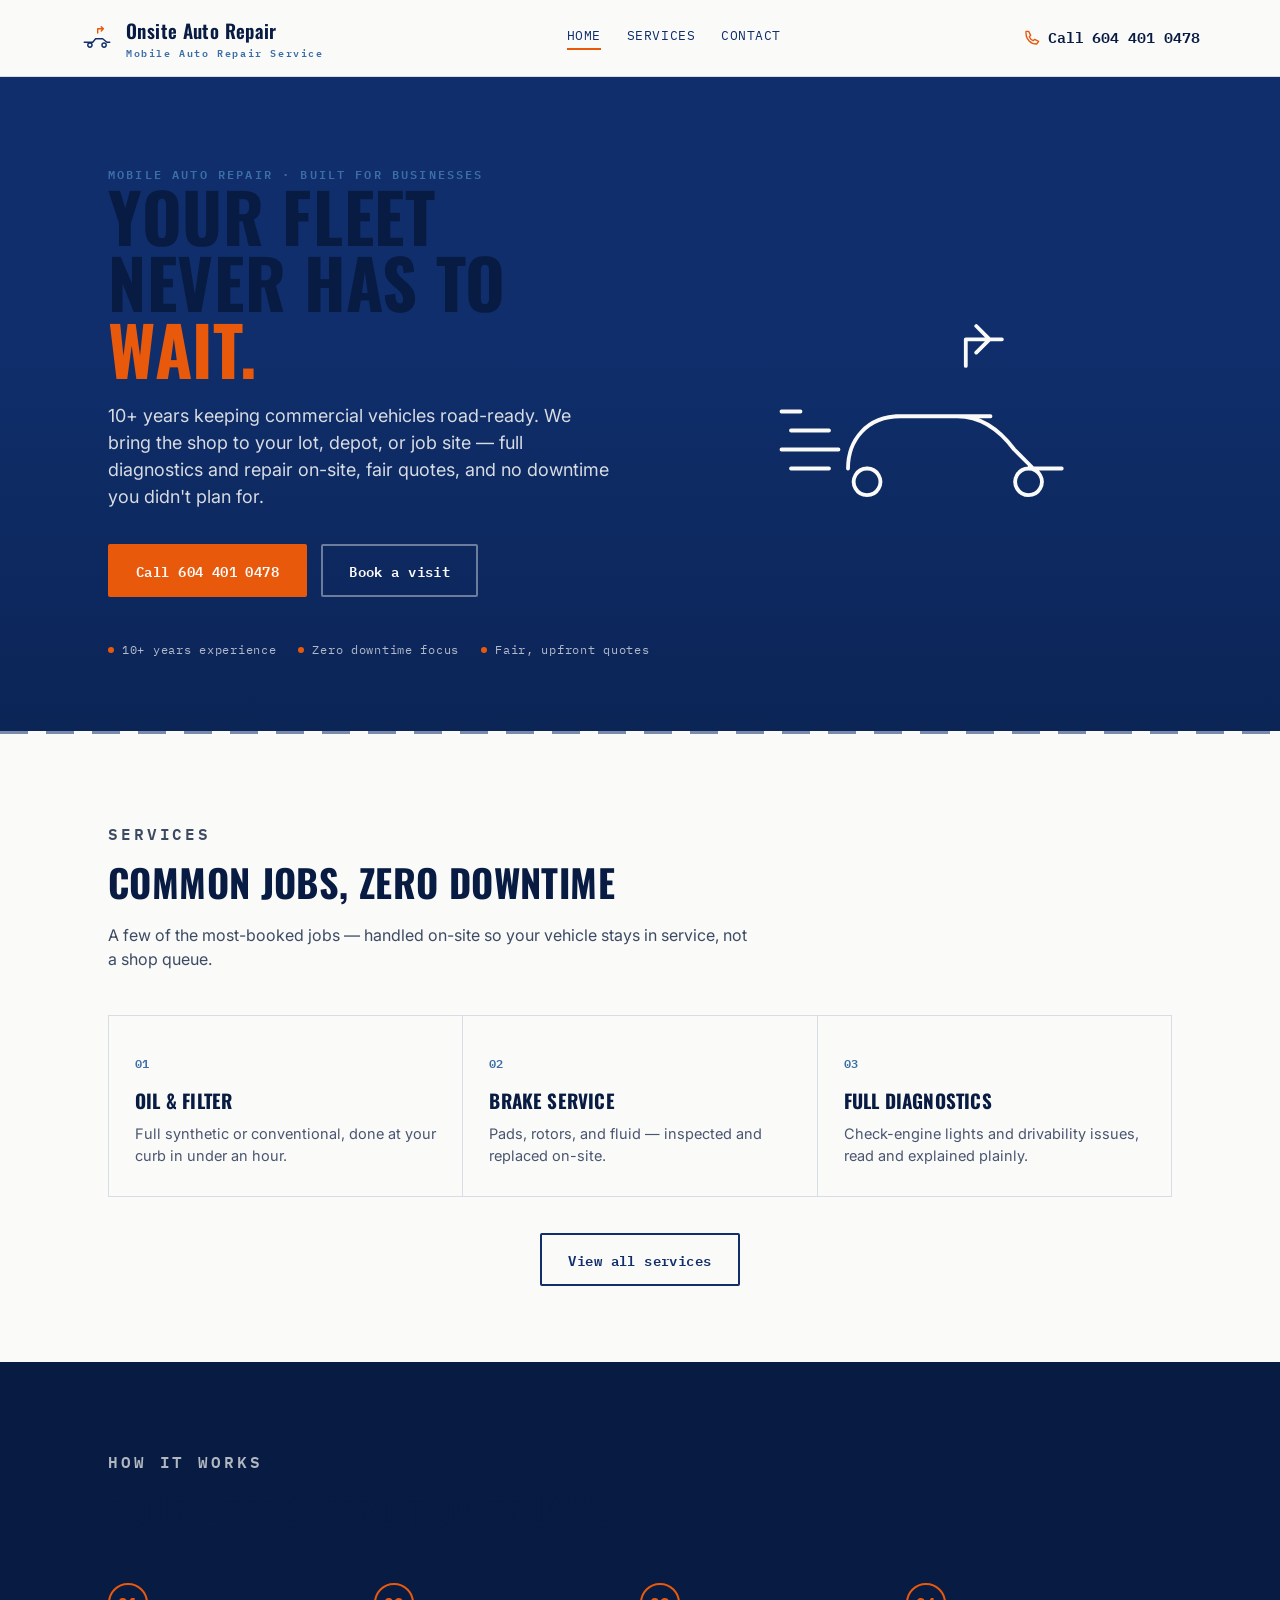
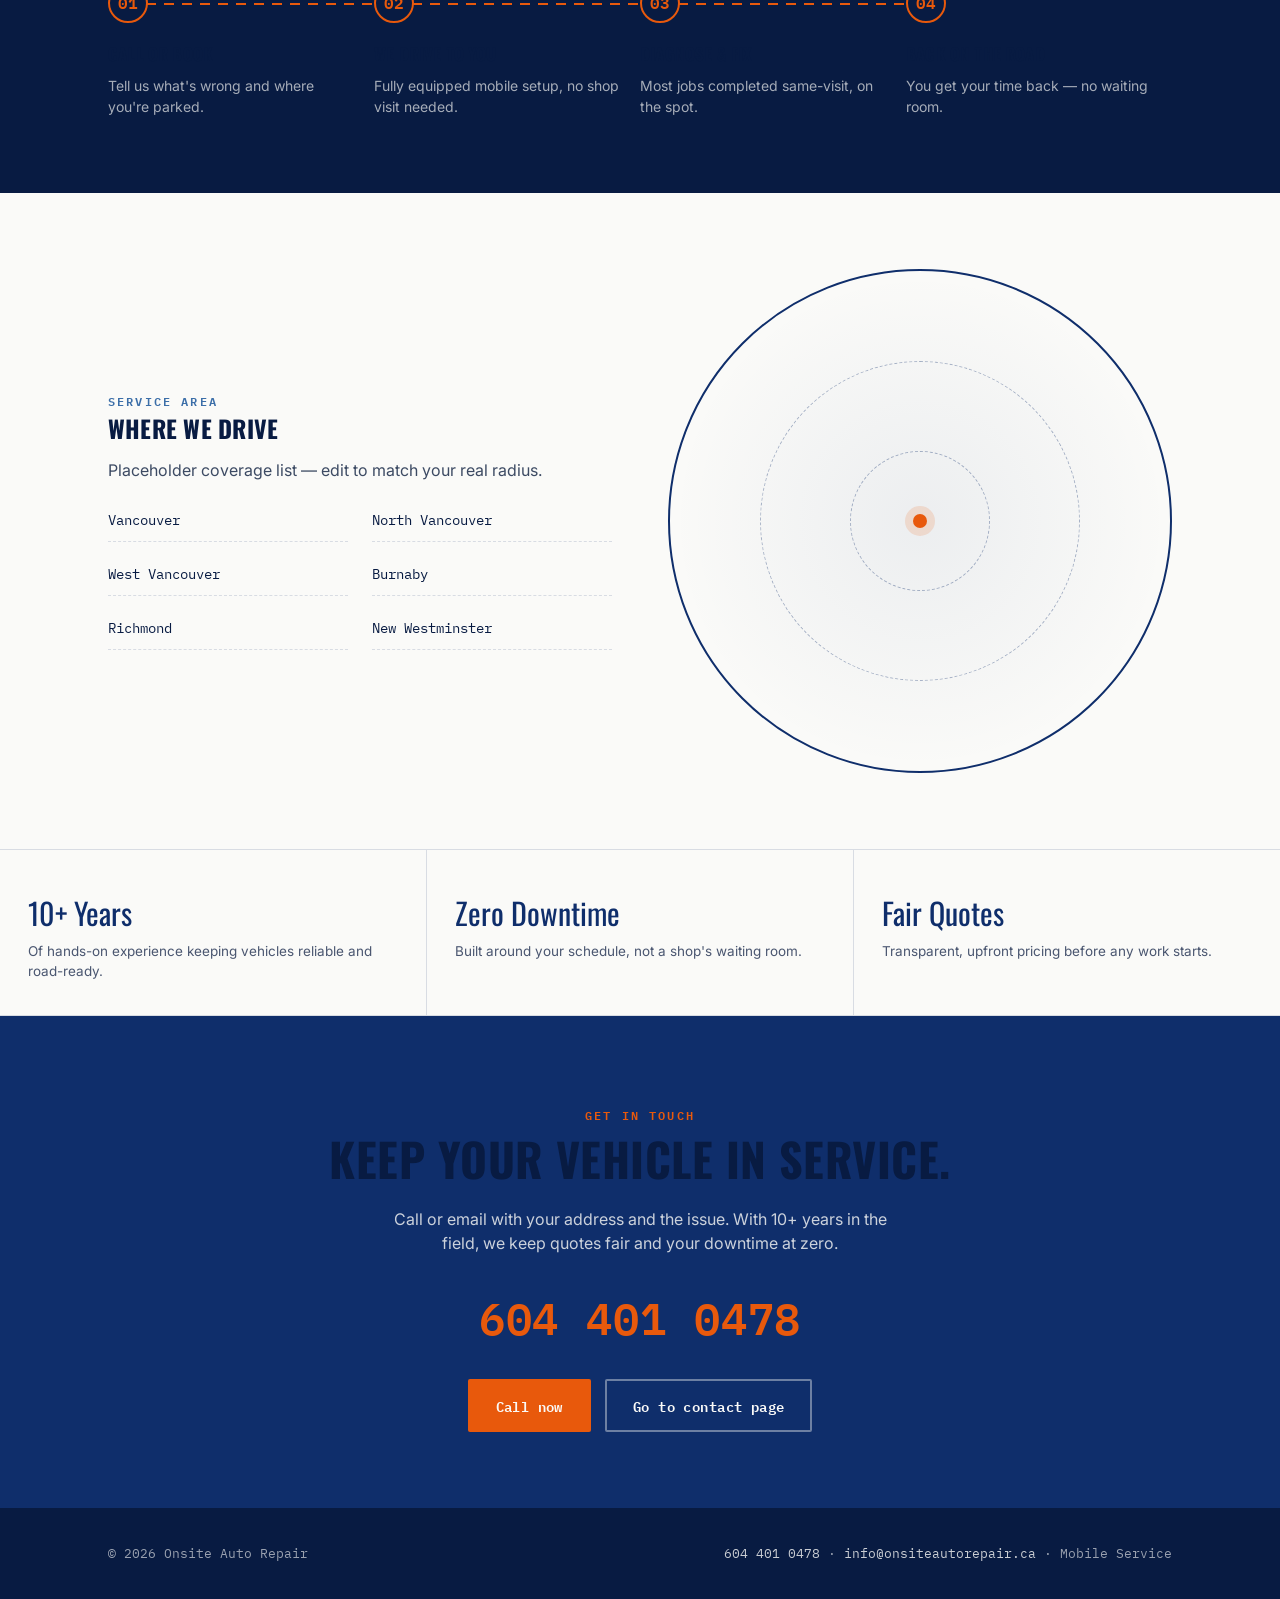
<file: index.html>
<!DOCTYPE html>
<html lang="en">
<head>
<meta charset="UTF-8">
<meta name="viewport" content="width=device-width, initial-scale=1.0">
<title>Onsite Auto Repair — Mobile Mechanic, We Come To You</title>
<link rel="preconnect" href="https://fonts.googleapis.com">
<link rel="preconnect" href="https://fonts.gstatic.com" crossorigin>
<link href="https://fonts.googleapis.com/css2?family=Oswald:wght@500;600;700&family=Inter:wght@400;500;600&family=IBM+Plex+Mono:wght@500;600&display=swap" rel="stylesheet">
<link rel="stylesheet" href="styles.css">
</head>
<body>

<header>
  <div class="wrap nav">
    <div class="brand">
      <svg viewBox="0 0 48 48" fill="none" xmlns="http://www.w3.org/2000/svg" aria-hidden="true">
        <path d="M6 30h12l4-5h10l6 5h4" stroke="#0F2E6B" stroke-width="2" stroke-linecap="round" stroke-linejoin="round"/>
        <circle cx="14" cy="34" r="3" stroke="#0F2E6B" stroke-width="2"/>
        <circle cx="34" cy="34" r="3" stroke="#0F2E6B" stroke-width="2"/>
        <path d="M30 8l3 3-3 3M33 11h-8v6" stroke="#E8590C" stroke-width="2" stroke-linecap="round" stroke-linejoin="round"/>
      </svg>
      <div class="brand-text">Onsite Auto Repair<span>Mobile Auto Repair Service</span></div>
    </div>
    <nav class="nav-links" aria-label="Primary">
      <a href="index.html" aria-current="page">Home</a>
      <a href="services.html">Services</a>
      <a href="contact.html">Contact</a>
    </nav>
    <a class="nav-phone" href="tel:6044010478" aria-label="Call 604 401 0478">
      <svg viewBox="0 0 24 24" fill="none" stroke-width="2" stroke-linecap="round" stroke-linejoin="round"><path d="M3 5c0 9 7 16 16 16l3-4-6-3-2 2c-3-1-5-3-6-6l2-2-3-6-4 0z"/></svg>
      <span>Call</span> 604 401 0478
    </a>
  </div>
</header>

<section class="hero">
  <div class="wrap hero-grid">
    <div>
      <p class="eyebrow">Mobile Auto Repair · Built for Businesses</p>
      <h1>Your fleet<br>never has to<br><span class="accent">wait.</span></h1>
      <p class="sub">10+ years keeping commercial vehicles road-ready. We bring the shop to your lot, depot, or job site — full diagnostics and repair on-site, fair quotes, and no downtime you didn't plan for.</p>
      <div class="hero-ctas">
        <a class="btn btn-primary" href="tel:6044010478">Call 604 401 0478</a>
        <a class="btn btn-ghost" href="contact.html">Book a visit</a>
      </div>
      <div class="hero-tags">
        <div class="hero-tag"><span class="dot"></span>10+ years experience</div>
        <div class="hero-tag"><span class="dot"></span>Zero downtime focus</div>
        <div class="hero-tag"><span class="dot"></span>Fair, upfront quotes</div>
      </div>
    </div>
    <div class="hero-art">
      <svg viewBox="0 0 400 300" fill="none" xmlns="http://www.w3.org/2000/svg" aria-label="Line illustration of a car being serviced with a wrench">
        <path class="draw-path" d="M40 210h40M30 190h60M40 170h40M30 150h20
          M100 210c0-30 20-55 55-55h60c25 0 45 15 60 35l20 20h30
          M120 210a14 14 0 1 0 0.1 0M290 210a14 14 0 1 0 0.1 0
          M150 155h100
          M235 60l14 14-14 14M262 74h-38v28"
          stroke="#FAFAF8" stroke-width="4" stroke-linecap="round" stroke-linejoin="round"/>
      </svg>
    </div>
  </div>
</section>
<div class="road-divider"></div>

<section id="services">
  <div class="wrap">
    <div class="section-head">
      <p class="eyebrow">Services</p>
      <h2>Common jobs, zero downtime</h2>
      <p>A few of the most-booked jobs — handled on-site so your vehicle stays in service, not a shop queue.</p>
    </div>
  </div>
  <div class="wrap">
    <div class="services-grid">
      <div class="service-card"><p class="num">01</p><h3>Oil &amp; Filter</h3><p>Full synthetic or conventional, done at your curb in under an hour.</p></div>
      <div class="service-card"><p class="num">02</p><h3>Brake Service</h3><p>Pads, rotors, and fluid — inspected and replaced on-site.</p></div>
      <div class="service-card"><p class="num">03</p><h3>Full Diagnostics</h3><p>Check-engine lights and drivability issues, read and explained plainly.</p></div>
    </div>
    <div style="text-align:center;margin-top:36px;">
      <a class="btn btn-ghost dark" href="services.html">View all services</a>
    </div>
  </div>
</section>

<section class="how">
  <div class="wrap">
    <div class="section-head">
      <p class="eyebrow">How it works</p>
      <h2>Four steps, zero tow trucks</h2>
    </div>
    <div class="steps">
      <div class="step"><div class="step-marker">01</div><h3>Call or book</h3><p>Tell us what's wrong and where you're parked.</p></div>
      <div class="step"><div class="step-marker">02</div><h3>We drive to you</h3><p>Fully equipped mobile setup, no shop visit needed.</p></div>
      <div class="step"><div class="step-marker">03</div><h3>Diagnose &amp; fix</h3><p>Most jobs completed same-visit, on the spot.</p></div>
      <div class="step"><div class="step-marker">04</div><h3>Back on the road</h3><p>You get your time back — no waiting room.</p></div>
    </div>
  </div>
</section>

<section id="area">
  <div class="wrap area-grid">
    <div>
      <p class="eyebrow">Service Area</p>
      <h2>Where we drive</h2>
      <p style="color:#3c4a63;margin-top:12px;">Placeholder coverage list — edit to match your real radius.</p>
      <ul class="area-list">
        <li>Vancouver</li><li>North Vancouver</li>
        <li>West Vancouver</li><li>Burnaby</li>
        <li>Richmond</li><li>New Westminster</li>
      </ul>
    </div>
    <div class="area-visual">
      <div class="ring r1"></div>
      <div class="ring r2"></div>
      <div class="center"></div>
    </div>
  </div>
</section>

<div class="trust">
  <div class="trust-item"><p class="fig">10+ Years</p><p>Of hands-on experience keeping vehicles reliable and road-ready.</p></div>
  <div class="trust-item"><p class="fig">Zero Downtime</p><p>Built around your schedule, not a shop's waiting room.</p></div>
  <div class="trust-item"><p class="fig">Fair Quotes</p><p>Transparent, upfront pricing before any work starts.</p></div>
</div>

<section class="cta" id="contact">
  <div class="wrap">
    <p class="eyebrow" style="color:var(--signal);">Get in touch</p>
    <h2>Keep your vehicle in service.</h2>
    <p>Call or email with your address and the issue. With 10+ years in the field, we keep quotes fair and your downtime at zero.</p>
    <a class="cta-phone" href="tel:6044010478">604 401 0478</a>
    <div class="cta-buttons">
      <a class="btn btn-primary" href="tel:6044010478">Call now</a>
      <a class="btn btn-ghost" href="contact.html">Go to contact page</a>
    </div>
  </div>
</section>

<footer>
  <div class="wrap footer-row">
    <span>© 2026 Onsite Auto Repair</span>
    <span><a href="tel:6044010478">604 401 0478</a> · <a href="mailto:info@onsiteautorepair.ca">info@onsiteautorepair.ca</a> · Mobile Service</span>
  </div>
</footer>

</body>
</html>
</file>
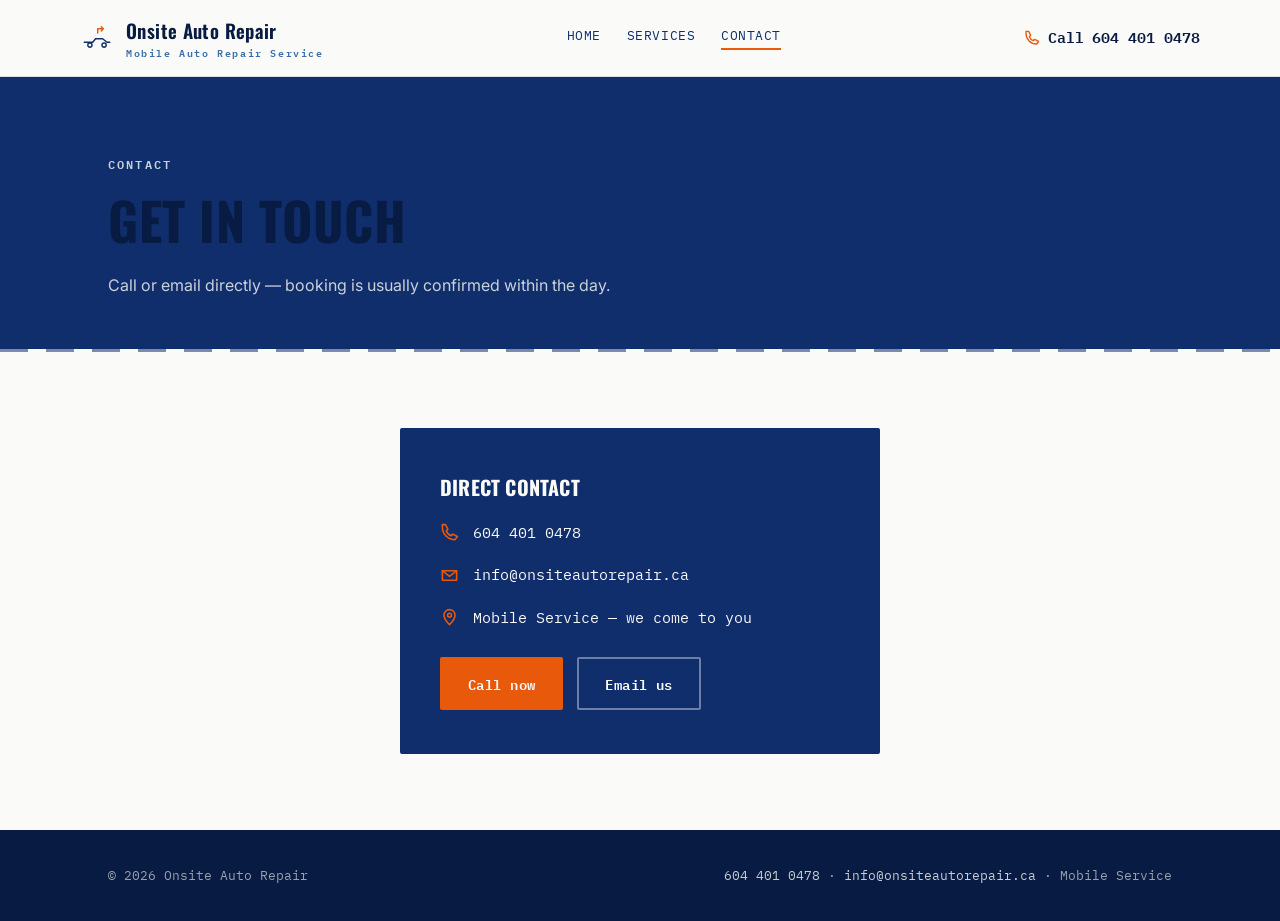
<file: contact.html>
<!DOCTYPE html>
<html lang="en">
<head>
<meta charset="UTF-8">
<meta name="viewport" content="width=device-width, initial-scale=1.0">
<title>Contact — Onsite Auto Repair</title>
<link rel="preconnect" href="https://fonts.googleapis.com">
<link rel="preconnect" href="https://fonts.gstatic.com" crossorigin>
<link href="https://fonts.googleapis.com/css2?family=Oswald:wght@500;600;700&family=Inter:wght@400;500;600&family=IBM+Plex+Mono:wght@500;600&display=swap" rel="stylesheet">
<link rel="stylesheet" href="styles.css">
</head>
<body>

<header>
  <div class="wrap nav">
    <div class="brand">
      <svg viewBox="0 0 48 48" fill="none" xmlns="http://www.w3.org/2000/svg" aria-hidden="true">
        <path d="M6 30h12l4-5h10l6 5h4" stroke="#0F2E6B" stroke-width="2" stroke-linecap="round" stroke-linejoin="round"/>
        <circle cx="14" cy="34" r="3" stroke="#0F2E6B" stroke-width="2"/>
        <circle cx="34" cy="34" r="3" stroke="#0F2E6B" stroke-width="2"/>
        <path d="M30 8l3 3-3 3M33 11h-8v6" stroke="#E8590C" stroke-width="2" stroke-linecap="round" stroke-linejoin="round"/>
      </svg>
      <div class="brand-text">Onsite Auto Repair<span>Mobile Auto Repair Service</span></div>
    </div>
    <nav class="nav-links" aria-label="Primary">
      <a href="index.html">Home</a>
      <a href="services.html">Services</a>
      <a href="contact.html" aria-current="page">Contact</a>
    </nav>
    <a class="nav-phone" href="tel:6044010478" aria-label="Call 604 401 0478">
      <svg viewBox="0 0 24 24" fill="none" stroke-width="2" stroke-linecap="round" stroke-linejoin="round"><path d="M3 5c0 9 7 16 16 16l3-4-6-3-2 2c-3-1-5-3-6-6l2-2-3-6-4 0z"/></svg>
      <span>Call</span> 604 401 0478
    </a>
  </div>
</header>

<section class="page-hero">
  <div class="wrap">
    <p class="eyebrow">Contact</p>
    <h1>Get in touch</h1>
    <p>Call or email directly — booking is usually confirmed within the day.</p>
  </div>
</section>
<div class="road-divider"></div>

<section>
  <div class="wrap">
    <div class="contact-info-card">
      <h3>Direct contact</h3>
      <div class="contact-line">
        <svg viewBox="0 0 24 24" fill="none" stroke-width="2" stroke-linecap="round" stroke-linejoin="round"><path d="M3 5c0 9 7 16 16 16l3-4-6-3-2 2c-3-1-5-3-6-6l2-2-3-6-4 0z"/></svg>
        <a href="tel:6044010478">604 401 0478</a>
      </div>
      <div class="contact-line">
        <svg viewBox="0 0 24 24" fill="none" stroke-width="2" stroke-linecap="round" stroke-linejoin="round"><path d="M3 6h18v12H3z"/><path d="M3 6l9 7 9-7"/></svg>
        <a href="mailto:info@onsiteautorepair.ca">info@onsiteautorepair.ca</a>
      </div>
      <div class="contact-line">
        <svg viewBox="0 0 24 24" fill="none" stroke-width="2" stroke-linecap="round" stroke-linejoin="round"><path d="M12 21s7-7.2 7-12a7 7 0 1 0-14 0c0 4.8 7 12 7 12Z"/><circle cx="12" cy="9" r="2.4"/></svg>
        <span>Mobile Service — we come to you</span>
      </div>
      <div class="cta-buttons" style="justify-content:flex-start;margin-top:28px;">
        <a class="btn btn-primary" href="tel:6044010478">Call now</a>
        <a class="btn btn-ghost" href="mailto:info@onsiteautorepair.ca">Email us</a>
      </div>
    </div>
  </div>
</section>

<footer>
  <div class="wrap footer-row">
    <span>© 2026 Onsite Auto Repair</span>
    <span><a href="tel:6044010478">604 401 0478</a> · <a href="mailto:info@onsiteautorepair.ca">info@onsiteautorepair.ca</a> · Mobile Service</span>
  </div>
</footer>

</body>
</html>
</file>
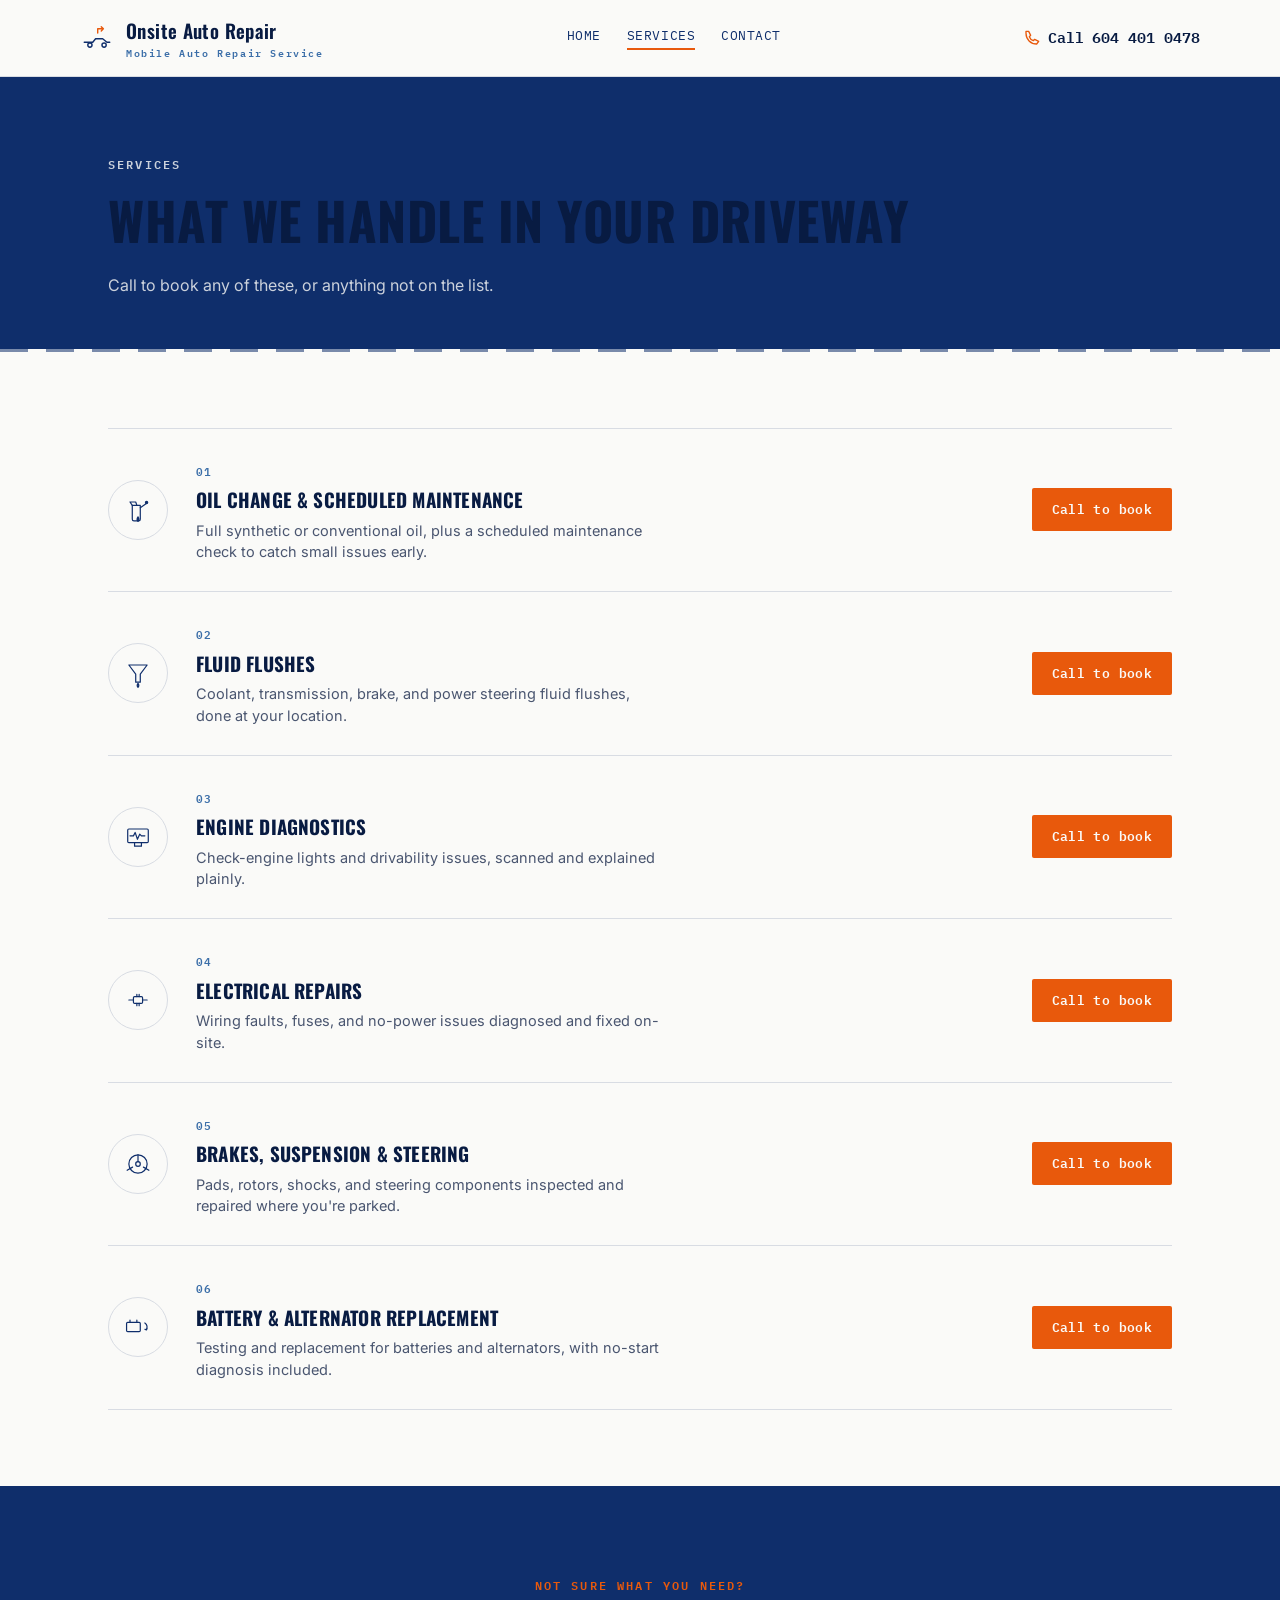
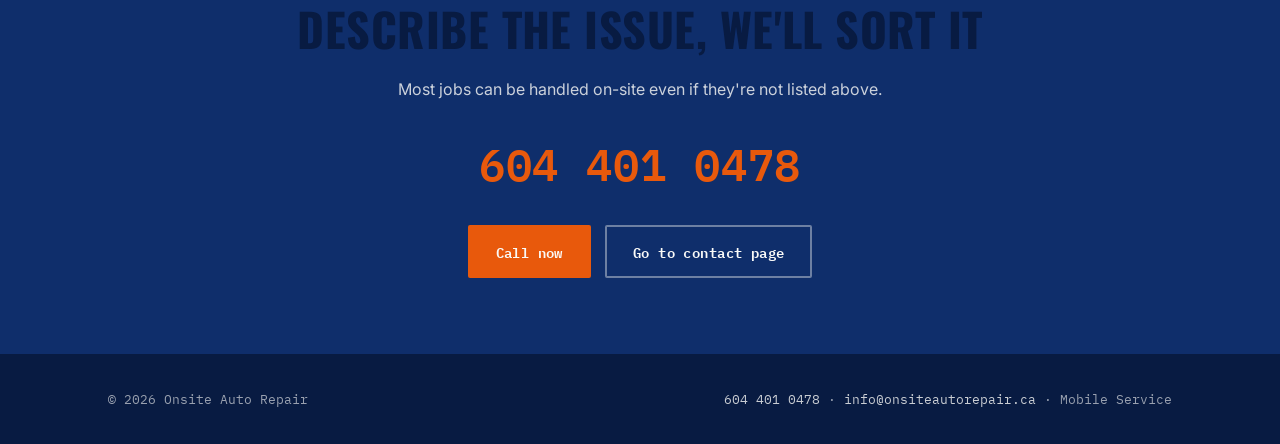
<file: services.html>
<!DOCTYPE html>
<html lang="en">
<head>
<meta charset="UTF-8">
<meta name="viewport" content="width=device-width, initial-scale=1.0">
<title>Services — Onsite Auto Repair</title>
<link rel="preconnect" href="https://fonts.googleapis.com">
<link rel="preconnect" href="https://fonts.gstatic.com" crossorigin>
<link href="https://fonts.googleapis.com/css2?family=Oswald:wght@500;600;700&family=Inter:wght@400;500;600&family=IBM+Plex+Mono:wght@500;600&display=swap" rel="stylesheet">
<link rel="stylesheet" href="styles.css">
</head>
<body>

<header>
  <div class="wrap nav">
    <div class="brand">
      <svg viewBox="0 0 48 48" fill="none" xmlns="http://www.w3.org/2000/svg" aria-hidden="true">
        <path d="M6 30h12l4-5h10l6 5h4" stroke="#0F2E6B" stroke-width="2" stroke-linecap="round" stroke-linejoin="round"/>
        <circle cx="14" cy="34" r="3" stroke="#0F2E6B" stroke-width="2"/>
        <circle cx="34" cy="34" r="3" stroke="#0F2E6B" stroke-width="2"/>
        <path d="M30 8l3 3-3 3M33 11h-8v6" stroke="#E8590C" stroke-width="2" stroke-linecap="round" stroke-linejoin="round"/>
      </svg>
      <div class="brand-text">Onsite Auto Repair<span>Mobile Auto Repair Service</span></div>
    </div>
    <nav class="nav-links" aria-label="Primary">
      <a href="index.html">Home</a>
      <a href="services.html" aria-current="page">Services</a>
      <a href="contact.html">Contact</a>
    </nav>
    <a class="nav-phone" href="tel:6044010478" aria-label="Call 604 401 0478">
      <svg viewBox="0 0 24 24" fill="none" stroke-width="2" stroke-linecap="round" stroke-linejoin="round"><path d="M3 5c0 9 7 16 16 16l3-4-6-3-2 2c-3-1-5-3-6-6l2-2-3-6-4 0z"/></svg>
      <span>Call</span> 604 401 0478
    </a>
  </div>
</header>

<section class="page-hero">
  <div class="wrap">
    <p class="eyebrow">Services</p>
    <h1>What we handle in your driveway</h1>
    <p>Call to book any of these, or anything not on the list.</p>
  </div>
</section>
<div class="road-divider"></div>

<section>
  <div class="wrap">
    <div class="services-list">

      <div class="service-row">
        <div class="service-icon" aria-hidden="true">
          <svg viewBox="0 0 56 56"><path d="M18 20h14v24a3 3 0 0 1-3 3H21a3 3 0 0 1-3-3V20Z"/><path d="M18 20l-4-6h10l2 6"/><path d="M32 24l10-7"/><circle cx="43" cy="15" r="2" fill="#0F2E6B"/><path d="M28 40c2 3 2 6 0 8c-2-2-2-5 0-8Z"/></svg>
        </div>
        <div class="service-body">
          <p class="num">01</p>
          <h3>Oil Change &amp; Scheduled Maintenance</h3>
          <p>Full synthetic or conventional oil, plus a scheduled maintenance check to catch small issues early.</p>
        </div>
        <div class="service-actions">
          <a class="btn btn-primary btn-sm book-btn" href="tel:6044010478">Call to book</a>
        </div>
      </div>

      <div class="service-row">
        <div class="service-icon" aria-hidden="true">
          <svg viewBox="0 0 56 56"><path d="M12 14h32l-12 16v14h-8V30L12 14Z"/><path d="M28 46c2 3 2 5 0 7c-2-2-2-4 0-7Z"/></svg>
        </div>
        <div class="service-body">
          <p class="num">02</p>
          <h3>Fluid Flushes</h3>
          <p>Coolant, transmission, brake, and power steering fluid flushes, done at your location.</p>
        </div>
        <div class="service-actions">
          <a class="btn btn-primary btn-sm book-btn" href="tel:6044010478">Call to book</a>
        </div>
      </div>

      <div class="service-row">
        <div class="service-icon" aria-hidden="true">
          <svg viewBox="0 0 56 56"><rect x="10" y="14" width="36" height="24" rx="2"/><path d="M14 26h6l3-6 4 12 4-9 3 3h6"/><path d="M22 38v6h12v-6"/></svg>
        </div>
        <div class="service-body">
          <p class="num">03</p>
          <h3>Engine Diagnostics</h3>
          <p>Check-engine lights and drivability issues, scanned and explained plainly.</p>
        </div>
        <div class="service-actions">
          <a class="btn btn-primary btn-sm book-btn" href="tel:6044010478">Call to book</a>
        </div>
      </div>

      <div class="service-row">
        <div class="service-icon" aria-hidden="true">
          <svg viewBox="0 0 56 56"><rect x="20" y="22" width="16" height="12" rx="2"/><path d="M12 28h8M36 28h8"/><path d="M26 22v-4M30 22v-4"/><path d="M26 34v4M30 34v4"/></svg>
        </div>
        <div class="service-body">
          <p class="num">04</p>
          <h3>Electrical Repairs</h3>
          <p>Wiring faults, fuses, and no-power issues diagnosed and fixed on-site.</p>
        </div>
        <div class="service-actions">
          <a class="btn btn-primary btn-sm book-btn" href="tel:6044010478">Call to book</a>
        </div>
      </div>

      <div class="service-row">
        <div class="service-icon" aria-hidden="true">
          <svg viewBox="0 0 56 56"><circle cx="28" cy="28" r="16"/><circle cx="28" cy="28" r="4"/><path d="M28 24V12M18.5 33.5 9 39M37.5 33.5 47 39"/></svg>
        </div>
        <div class="service-body">
          <p class="num">05</p>
          <h3>Brakes, Suspension &amp; Steering</h3>
          <p>Pads, rotors, shocks, and steering components inspected and repaired where you're parked.</p>
        </div>
        <div class="service-actions">
          <a class="btn btn-primary btn-sm book-btn" href="tel:6044010478">Call to book</a>
        </div>
      </div>

      <div class="service-row">
        <div class="service-icon" aria-hidden="true">
          <svg viewBox="0 0 56 56"><rect x="8" y="20" width="24" height="16" rx="2"/><path d="M14 20v-4M26 20v-4"/><path d="M40 21a8 8 0 0 1 2 12M44 30l-1 3-3-1"/></svg>
        </div>
        <div class="service-body">
          <p class="num">06</p>
          <h3>Battery &amp; Alternator Replacement</h3>
          <p>Testing and replacement for batteries and alternators, with no-start diagnosis included.</p>
        </div>
        <div class="service-actions">
          <a class="btn btn-primary btn-sm book-btn" href="tel:6044010478">Call to book</a>
        </div>
      </div>

    </div>
  </div>
</section>

<section class="cta">
  <div class="wrap">
    <p class="eyebrow" style="color:var(--signal);">Not sure what you need?</p>
    <h2>Describe the issue, we'll sort it</h2>
    <p>Most jobs can be handled on-site even if they're not listed above.</p>
    <a class="cta-phone" href="tel:6044010478">604 401 0478</a>
    <div class="cta-buttons">
      <a class="btn btn-primary" href="tel:6044010478">Call now</a>
      <a class="btn btn-ghost" href="contact.html">Go to contact page</a>
    </div>
  </div>
</section>

<footer>
  <div class="wrap footer-row">
    <span>© 2026 Onsite Auto Repair</span>
    <span><a href="tel:6044010478">604 401 0478</a> · <a href="mailto:info@onsiteautorepair.ca">info@onsiteautorepair.ca</a> · Mobile Service</span>
  </div>
</footer>

</body>
</html>
</file>
<file: styles.css>
:root{
  --navy-900:#081B42;
  --navy-700:#0F2E6B;
  --blue-500:#3B6EA8;
  --signal:#E8590C;
  --paper:#FAFAF8;
  --line:#D8DCE3;
  --font-display:'Oswald', sans-serif;
  --font-body:'Inter', sans-serif;
  --font-mono:'IBM Plex Mono', monospace;
}

*{margin:0;padding:0;box-sizing:border-box;}
html{scroll-behavior:smooth;}
body{
  font-family:var(--font-body);
  background:var(--paper);
  color:var(--navy-900);
  line-height:1.5;
  -webkit-font-smoothing:antialiased;
}
@media (prefers-reduced-motion: reduce){
  html{scroll-behavior:auto;}
  *{animation-duration:0.01ms !important; animation-iteration-count:1 !important; transition-duration:0.01ms !important;}
}

a{color:inherit;text-decoration:none;}
img,svg{display:block;max-width:100%;}
.wrap{max-width:1120px;margin:0 auto;padding:0 28px;}
.eyebrow{
  font-family:var(--font-mono);
  font-size:12px;
  letter-spacing:0.18em;
  text-transform:uppercase;
  color:var(--blue-500);
  font-weight:600;
}
h1,h2,h3{font-family:var(--font-display);text-transform:uppercase;color:var(--navy-900);letter-spacing:0.01em;}
.btn{
  display:inline-flex;align-items:center;gap:10px;
  font-family:var(--font-mono);font-weight:600;font-size:14px;letter-spacing:0.03em;
  padding:14px 26px;border-radius:2px;border:2px solid transparent;
  transition:transform .15s ease, box-shadow .15s ease;
  cursor:pointer;
}
.btn:focus-visible, a:focus-visible, button:focus-visible{
  outline:3px solid var(--signal); outline-offset:3px;
}
.btn-primary{background:var(--signal);color:var(--paper);}
.btn-primary:hover{transform:translateY(-2px);box-shadow:0 8px 20px rgba(232,89,12,.35);}
.btn-ghost{background:transparent;border-color:rgba(250,250,248,.4);color:var(--paper);}
.btn-ghost:hover{border-color:var(--paper);}
.btn-ghost.dark{border-color:var(--navy-700);color:var(--navy-700);}
.btn-ghost.dark:hover{background:var(--navy-700);color:var(--paper);}
.btn-sm{padding:10px 18px;font-size:12.5px;}

/* road-lane divider — signature structural device */
.road-divider{
  height:3px;width:100%;
  background-image:repeating-linear-gradient(90deg, var(--navy-700) 0 28px, transparent 28px 46px);
  opacity:.55;
}
.road-divider.light{background-image:repeating-linear-gradient(90deg, var(--paper) 0 28px, transparent 28px 46px); opacity:.35;}

/* header */
header{
  position:sticky;top:0;z-index:50;
  background:rgba(250,250,248,.92);backdrop-filter:blur(8px);
  border-bottom:1px solid var(--line);
}
.nav{display:flex;align-items:center;justify-content:space-between;padding:16px 0;gap:20px;flex-wrap:wrap;}
.brand{display:flex;align-items:center;gap:12px;}
.brand svg{width:34px;height:34px;}
.brand-text{font-family:var(--font-display);font-weight:600;font-size:19px;letter-spacing:0.02em;color:var(--navy-900);}
.brand-text span{display:block;font-family:var(--font-mono);font-size:10px;letter-spacing:0.16em;color:var(--blue-500);font-weight:600;}
.nav-links{display:flex;align-items:center;gap:26px;}
.nav-links a{
  font-family:var(--font-mono);font-size:13px;letter-spacing:.04em;text-transform:uppercase;
  color:var(--navy-700);padding-bottom:3px;border-bottom:2px solid transparent;
}
.nav-links a:hover, .nav-links a[aria-current="page"]{border-bottom-color:var(--signal);}
.nav-phone{
  font-family:var(--font-mono);font-weight:600;font-size:15px;color:var(--navy-900);
  display:flex;align-items:center;gap:8px;
}
.nav-phone svg{width:16px;height:16px;stroke:var(--signal);}

/* hero */
.hero{
  background:var(--navy-700);
  color:var(--paper);
  padding:88px 0 72px;
  position:relative;
  overflow:hidden;
}
.hero::after{
  content:"";position:absolute;inset:0;
  background-image:linear-gradient(180deg, rgba(8,27,66,0) 40%, var(--navy-900) 100%);
  opacity:.5;pointer-events:none;
}
.hero-grid{display:grid;grid-template-columns:1.1fr 0.9fr;gap:48px;align-items:center;position:relative;z-index:1;}
.hero h1{font-size:clamp(40px,6vw,68px);line-height:0.98;font-weight:700;}
.hero h1 .accent{color:var(--signal);}
.hero p.sub{
  font-size:18px;max-width:46ch;margin-top:20px;color:rgba(250,250,248,.85);
}
.hero-ctas{display:flex;gap:14px;margin-top:34px;flex-wrap:wrap;}
.hero-tags{display:flex;gap:22px;margin-top:44px;flex-wrap:wrap;}
.hero-tag{font-family:var(--font-mono);font-size:12px;letter-spacing:.06em;color:rgba(250,250,248,.7);display:flex;align-items:center;gap:8px;}
.hero-tag .dot{width:6px;height:6px;background:var(--signal);border-radius:50%;}

.hero-art{display:flex;justify-content:center;align-items:center;}
.hero-art svg{width:100%;max-width:380px;}
.draw-path{
  stroke-dasharray:900;
  stroke-dashoffset:900;
  animation:draw 2.1s ease forwards .25s;
}
@keyframes draw{to{stroke-dashoffset:0;}}
@media (prefers-reduced-motion: reduce){
  .draw-path{stroke-dashoffset:0;animation:none;}
}

/* short hero used on services / contact pages */
.page-hero{background:var(--navy-700);color:var(--paper);padding:64px 0 52px;}
.page-hero h1{font-size:clamp(34px,5vw,52px);margin-top:8px;}
.page-hero p{color:rgba(250,250,248,.8);margin-top:14px;max-width:56ch;}

/* sections */
section{padding:76px 0;}
.section-head{max-width:640px;margin-bottom:44px;}
.section-head h2{font-size:clamp(28px,3.6vw,38px);margin-top:8px;}
.section-head p{color:#3c4a63;margin-top:12px;font-size:16px;}

/* services */
.services-grid{display:grid;grid-template-columns:repeat(3,1fr);gap:1px;background:var(--line);border:1px solid var(--line);}
.service-card{
  background:var(--paper);padding:30px 26px;
  transition:background .15s ease;
  display:flex;flex-direction:column;
}
.service-card:hover{background:#F0F3F8;}
.service-card .num{font-family:var(--font-mono);font-size:12px;color:var(--blue-500);font-weight:600;}
.service-card h3{font-size:19px;margin-top:14px;letter-spacing:0.01em;}
.service-card p{font-size:14.5px;color:#4a5670;margin-top:8px;flex-grow:1;}
.service-card .price{
  font-family:var(--font-mono);font-size:13px;color:var(--navy-700);font-weight:600;
  margin-top:16px;padding-top:14px;border-top:1px dashed var(--line);
}
.service-card .book-btn{margin-top:14px;align-self:flex-start;}

/* services list — icon beside description, button beside price */
.services-list{border-top:1px solid var(--line);}
.service-row{
  display:flex;align-items:center;gap:28px;
  padding:28px 0;border-bottom:1px solid var(--line);
}
.service-row:hover{background:#F5F7FA;}
.service-icon{
  width:60px;height:60px;flex-shrink:0;
  display:flex;align-items:center;justify-content:center;
  background:var(--paper);border:1px solid var(--line);border-radius:50%;
}
.service-icon svg{width:32px;height:32px;stroke:var(--navy-700);fill:none;stroke-width:2.1;stroke-linecap:round;stroke-linejoin:round;}
.service-body{flex-grow:1;min-width:0;}
.service-body .num{font-family:var(--font-mono);font-size:11px;color:var(--blue-500);font-weight:600;letter-spacing:.06em;}
.service-body h3{font-size:19px;margin-top:6px;letter-spacing:0.01em;}
.service-body p{font-size:14.5px;color:#4a5670;margin-top:6px;max-width:52ch;}
.service-actions{
  flex-shrink:0;display:flex;flex-direction:column;align-items:flex-end;justify-content:center;gap:12px;
  min-width:150px;align-self:stretch;
}
.service-actions .price{font-family:var(--font-mono);font-size:14px;color:var(--navy-700);font-weight:600;}
@media (max-width:700px){
  .service-row{flex-wrap:wrap;}
  .service-actions{flex-direction:row;align-items:center;justify-content:space-between;width:100%;margin-left:88px;min-width:0;}
}
@media (max-width:520px){
  .service-row{gap:16px;}
  .service-actions{margin-left:0;}
}

/* how it works — real sequence */
.how{background:var(--navy-900);color:var(--paper);}
.how .section-head p{color:rgba(250,250,248,.7);}
.how .eyebrow{color:var(--signal);}
.steps{display:grid;grid-template-columns:repeat(4,1fr);gap:0;position:relative;}
.step{position:relative;padding:0 20px 0 0;}
.step:not(:last-child)::after{
  content:"";position:absolute;top:20px;right:-2px;width:100%;height:2px;
  background-image:repeating-linear-gradient(90deg, var(--signal) 0 10px, transparent 10px 18px);
  z-index:0;
}
.step-marker{
  width:40px;height:40px;border-radius:50%;border:2px solid var(--signal);
  display:flex;align-items:center;justify-content:center;
  font-family:var(--font-mono);font-weight:600;color:var(--signal);
  background:var(--navy-900);position:relative;z-index:1;
}
.step h3{font-size:17px;margin-top:18px;}
.step p{font-size:14px;color:rgba(250,250,248,.65);margin-top:8px;}

/* service area */
.area-grid{display:grid;grid-template-columns:1fr 1fr;gap:56px;align-items:center;}
.area-list{list-style:none;display:grid;grid-template-columns:1fr 1fr;gap:12px 24px;margin-top:18px;}
.area-list li{
  font-family:var(--font-mono);font-size:14px;color:var(--navy-900);
  padding:10px 0;border-bottom:1px dashed var(--line);
}
.area-visual{
  aspect-ratio:1/1;border:2px solid var(--navy-700);border-radius:50%;
  display:flex;align-items:center;justify-content:center;position:relative;
  background:radial-gradient(circle at center, rgba(15,46,107,.06), transparent 70%);
}
.area-visual .ring{position:absolute;border:1px dashed rgba(15,46,107,.35);border-radius:50%;}
.area-visual .ring.r1{inset:18%;}
.area-visual .ring.r2{inset:36%;}
.area-visual .center{
  width:14px;height:14px;background:var(--signal);border-radius:50%;
  box-shadow:0 0 0 8px rgba(232,89,12,.15);
}

/* trust strip */
.trust{display:grid;grid-template-columns:repeat(3,1fr);gap:1px;background:var(--line);border-top:1px solid var(--line);border-bottom:1px solid var(--line);}
.trust-item{background:var(--paper);padding:34px 28px;}
.trust-item .fig{font-family:var(--font-display);font-size:30px;color:var(--navy-700);}
.trust-item p{font-size:13.5px;color:#4a5670;margin-top:6px;}

/* CTA / contact */
.cta{background:var(--navy-700);color:var(--paper);text-align:center;}
.cta h2{font-size:clamp(30px,5vw,46px);}
.cta p{color:rgba(250,250,248,.8);margin-top:14px;max-width:52ch;margin-inline:auto;}
.cta-phone{
  font-family:var(--font-mono);font-size:clamp(30px,6vw,44px);font-weight:600;
  color:var(--signal);display:block;margin-top:30px;letter-spacing:.02em;
}
.cta-buttons{display:flex;gap:14px;justify-content:center;margin-top:28px;flex-wrap:wrap;}

/* contact page */
.contact-info-card{
  background:var(--navy-700);color:var(--paper);padding:44px 40px;border-radius:2px;
  max-width:480px;margin:0 auto;
}
.contact-info-card h3{color:var(--paper);font-size:20px;}
.contact-line{display:flex;align-items:center;gap:14px;margin-top:20px;font-family:var(--font-mono);font-size:15px;}
.contact-line svg{width:19px;height:19px;stroke:var(--signal);flex-shrink:0;}
.contact-line a:hover{text-decoration:underline;}

footer{background:var(--navy-900);color:rgba(250,250,248,.6);padding:36px 0;}
.footer-row{display:flex;justify-content:space-between;align-items:center;flex-wrap:wrap;gap:16px;font-family:var(--font-mono);font-size:12.5px;}
.footer-row a{color:rgba(250,250,248,.8);}
.footer-row a:hover{color:var(--signal);}

@media (max-width:860px){
  .hero-grid{grid-template-columns:1fr;}
  .hero-art{order:-1;}
  .services-grid{grid-template-columns:1fr 1fr;}
  .steps{grid-template-columns:1fr 1fr;row-gap:36px;}
  .step:not(:last-child)::after{display:none;}
  .area-grid{grid-template-columns:1fr;}
  .trust{grid-template-columns:1fr;}
  .nav-links{order:3;width:100%;justify-content:center;}
}
@media (max-width:560px){
  .services-grid{grid-template-columns:1fr;}
  .steps{grid-template-columns:1fr;}
  .area-list{grid-template-columns:1fr;}
  .nav-phone span{display:none;}
}
</file>
